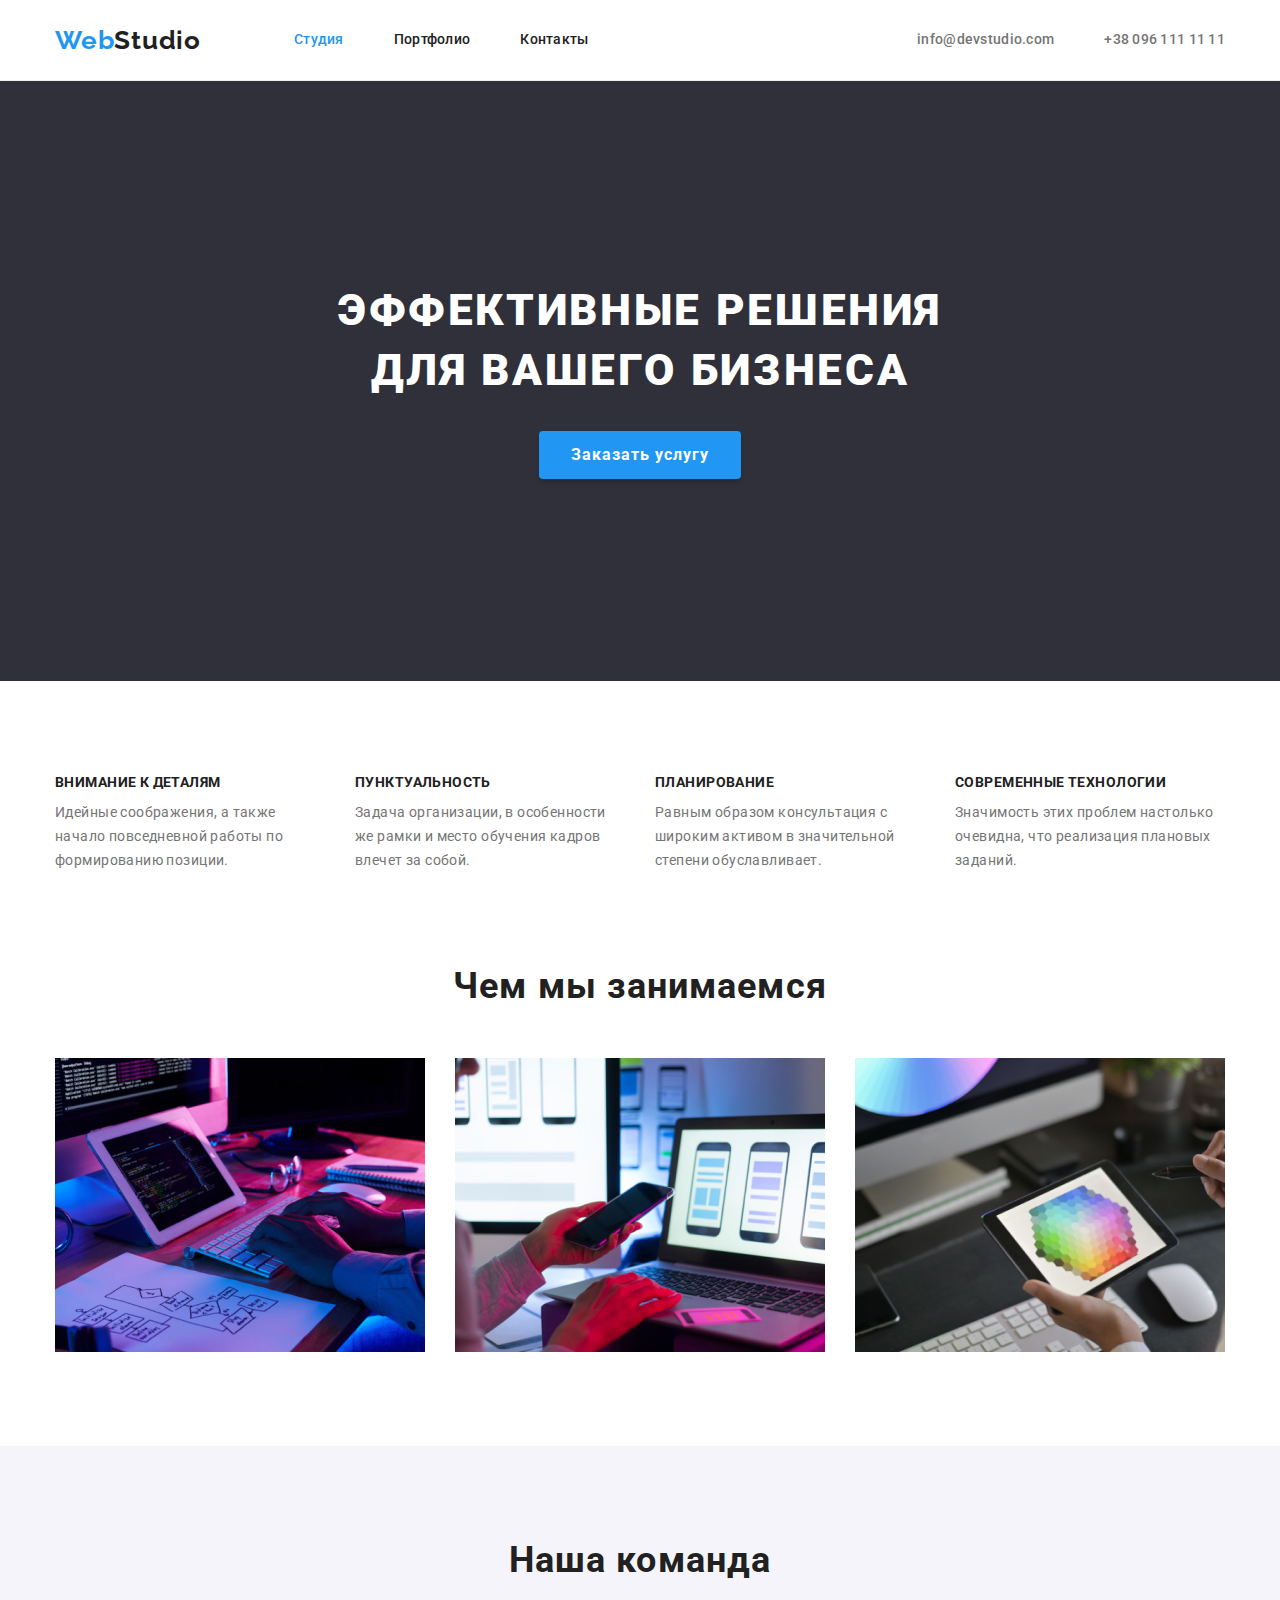
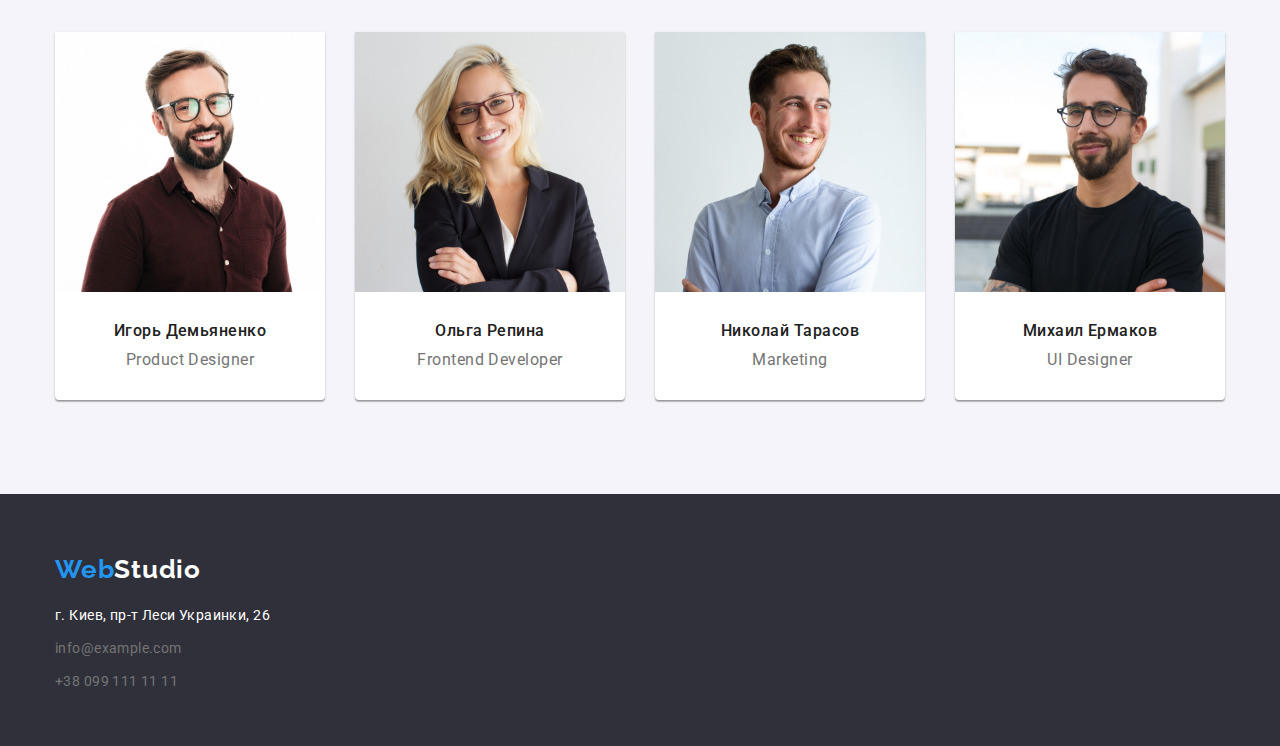
<file: index.html>
<!DOCTYPE html>
<html lang="ru">
<head>
	<meta charset="UTF-8">
	<link rel="stylesheet" href="https://cdnjs.cloudflare.com/ajax/libs/modern-normalize/1.0.0/modern-normalize.min.css">
	<link rel="stylesheet" href="./css/styles.css">
	<link href="https://fonts.googleapis.com/css2?family=Raleway:wght@700&family=Roboto:wght@400;500;700;900&display=swap"
		rel="stylesheet">
	<meta name="viewport" content="width=device-width, initial-scale=1.0">
	<title>Главная</title>
</head>
<body class="page">

		<!--Верхняя линия-->
	<header>
		<div class="container header-nav">
			<nav>
				<a class="logo" href="./index.html">Web<span class="logo-black">Studio</span></a>
				<ul class="list site-nav">
					<li class="item">
						<a class="link current" href="./index.html">Студия</a>
					</li>
					<li class="item">
						<a class="link" href="./portfolio.html">Портфолио</a>
					</li>
					<li class="item">
						<a class="link" href="">Контакты</a>
					</li>
				</ul>
			</nav>
			<ul class="list contacts-nav">
				<li class="item">
					<a class="link" href="mailto:info@devstudio.com">
						info@devstudio.com
					</a>
				</li>
				<li class="item">
					<a class="link" href="tel:+380961111111">
						+38 096 111 11 11
					</a>
				</li>
			</ul>
		</div>		
	</header>
		
	<main>
		<!--Шапка-->
		<section class="section order">
			<h1 class="order-title">
				Эффективные решения <br> для вашего бизнеса
			</h1>
			<a class="button" href="">Заказать услугу</a>
		</section>
		<!--Особенности-->
		<section class="features">
			<div class="container">
				<ul class="feature list">
					<li class="item">
						<h3 class="feature-title">
							Внимание к деталям
						</h3>
						<p class="feature-text">
							Идейные соображения, а также начало повседневной работы по формированию позиции.
						</p>
					</li>
					<li class="item">
						<h3 class="feature-title">
							Пунктуальность
						</h3>
						<p class="feature-text">
							Задача организации, в особенности же рамки и место обучения кадров влечет за собой.
						</p>
					</li>
					<li class="item">
						<h3 class="feature-title">
							Планирование
						</h3>
						<p class="feature-text">
							Равным образом консультация с широким активом в значительной степени обуславливает.
						</p>
					</li>
					<li class="item">
						<h3 class="feature-title">
							Современные технологии
						</h3>
						<p class="feature-text">
							Значимость этих проблем настолько очевидна, что реализация плановых заданий.
						</p>
					</li>
				</ul>
			</div>
			
		</section>
		<!--Чем мы занимаемся-->
		<section class="work">
			<div class="container">
				<h2 class="work-title">
					Чем мы занимаемся
				</h2>
				<ul class="work-items list">
					<li class="work-card">
						<img src="images/img1.jpg" alt="box1" width="370" height="294">
					</li>
					<li class="work-card">
						<img src="images/img2.jpg" alt="box2" width="370" height="294">
					</li>
					<li class="work-card">
						<img src="images/img3.jpg" alt="box3" width="370" height="294">
					</li>
				</ul>
			</div>
		</section>
		<!--Наша команда-->
		<section class="team">			
			<div class="container">
				<h2 class="team-title">
					Наша команда
				</h2>
				<ul class="team-items list">
					<li class="team-card">
						<img src="images/photo1.jpg" alt="Product Designer" width="270" height="260">
						<div class="team-item">
							<h3 class="team-name">
								Игорь Демьяненко
							</h3>
							<p class="team-text">
								Product Designer
							</p>
						</div>
						
					</li>
					<li class="team-card">
						<img src="images/photo2.jpg" alt="Frontend Developer" width="270" height="260">
						<div class="team-item">
							<h3 class="team-name">
								Ольга Репина
							</h3>
							<p class="team-text">
								Frontend Developer
							</p>
						</div>
					</li>
					<li class="team-card">
						<img src="images/photo3.jpg" alt="Marketing" width="270" height="260">
						<div class="team-item">
							<h3 class="team-name">
								Николай Тарасов
							</h3>
							<p class="team-text">
								Marketing
							</p>
						</div>
					</li>
					<li class="team-card">
						<img src="images/photo4.jpg" alt="UI Designer" width="270" height="260">
						<div class="team-item">
							<h3 class="team-name">
								Михаил Ермаков
							</h3>
							<p class="team-text">
								UI Designer
							</p>
						</div>
					</li>
				</ul>
			</div>
			
		</section>
	</main>
		<!--Подвал-->
	<footer class="footer">
		<div class="container">
			<a class="logo-foot" href="">Web<span class="logo-white">Studio</span></a>
			<address>
				г. Киев, пр-т Леси Украинки, 26
				<ul class="list contacts-foot">
					<li>
						<a class="link" href="mailto:info@example.com">
							info@example.com
						</a>
					</li>
					<li>
						<a class="link" href="tel:+380991111111">
							+38 099 111 11 11
						</a>
					</li>
				</ul>
			</address>
		</div>
		
	</footer>

</body>
</html>
</file>
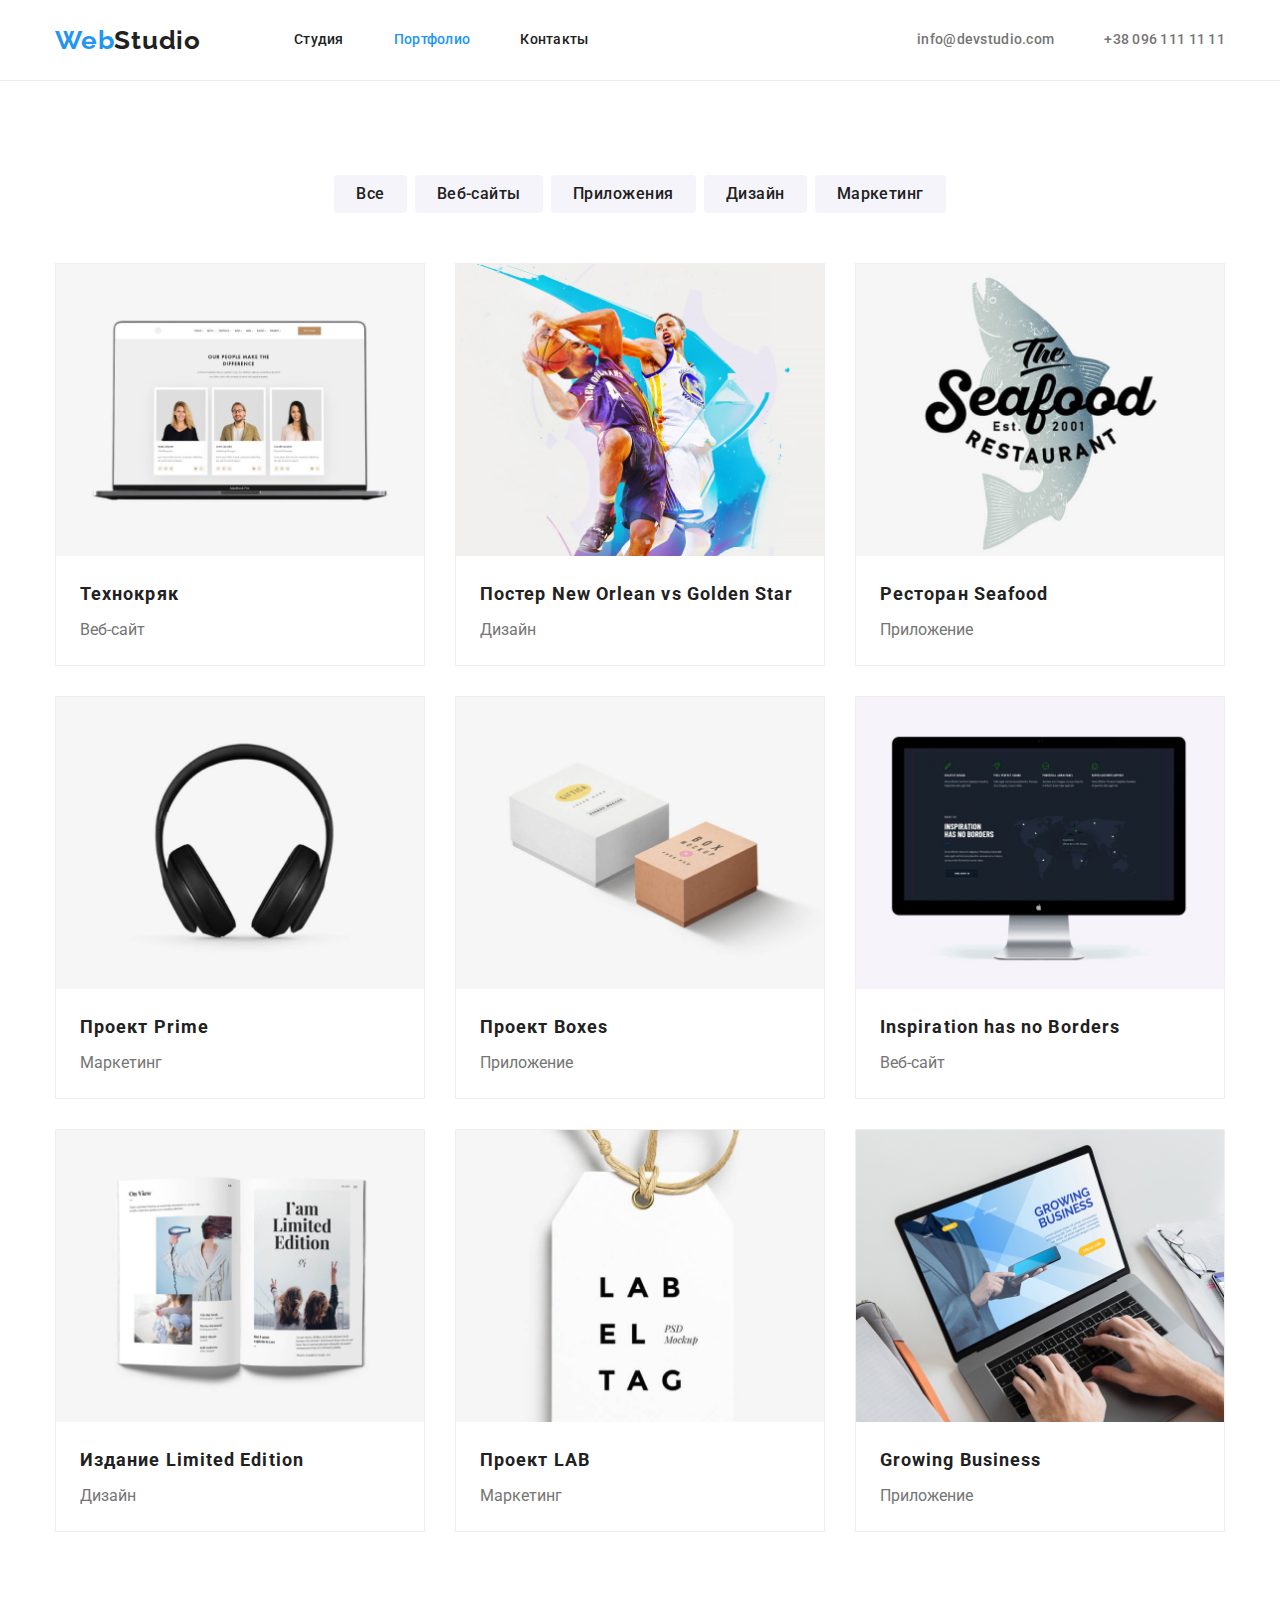
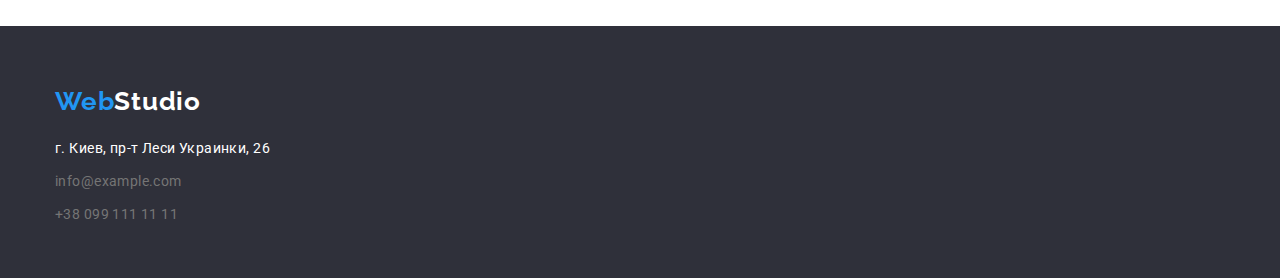
<file: portfolio.html>
<!DOCTYPE html>
<html lang="ru">
<head>
    <meta charset="UTF-8">
    <link rel="stylesheet" href="https://cdnjs.cloudflare.com/ajax/libs/modern-normalize/1.0.0/modern-normalize.min.css">
    <link rel="stylesheet" href="./css/styles.css">
    <link href="https://fonts.googleapis.com/css2?family=Raleway:wght@700&family=Roboto:wght@400;500;700;900&display=swap"
      rel="stylesheet">
    <meta name="viewport" content="width=device-width, initial-scale=1.0">
    <title>Портфолио</title>
</head>
<body class="page">
    <!--Верхняя линия-->
      <header>
        <div class="container header-nav">
          <nav>
            <a class="logo" href="./index.html">Web<span class="logo-black">Studio</span></a>
            <ul class="list site-nav">
              <li class="item">
                <a class="link" href="./index.html">Студия</a>
              </li>
              <li class="item">
                <a class="link current" href="./portfolio.html">Портфолио</a>
              </li>
              <li class="item">
                <a class="link" href="">Контакты</a>
              </li>
            </ul>
          </nav>
          <ul class="list contacts-nav">
            <li class="item">
              <a class="link" href="mailto:info@devstudio.com">
                info@devstudio.com
              </a>
            </li>
            <li class="item">
              <a class="link" href="tel:+380961111111">
                +38 096 111 11 11
              </a>
            </li>
          </ul>
        </div>
      </header>
      <!--Портфолио-->
    <main> 
      <section class="projects">
        <div class="container">
          <h1 class="visually-hidden">Наши работы</h1>
          <ul class="filter-menu list">
            <li class="filter-item">
              <button type="button">Все</button>
            </li>
            <li class="filter-item">
              <button type="button">Веб-сайты</button>
            </li>
            <li class="filter-item">
              <button type="button">Приложения</button>
            </li>
            <li class="filter-item">
              <button type="button">Дизайн</button>
            </li>
            <li class="filter-item">
              <button type="button">Маркетинг</button>
            </li>
          </ul>
          
          <ul class="projects-items list">
            <li class="project">
              <a href="">
                <img src="./images/project1.jpg" alt="Ноутбук с сайтом" width="370" height="294">
                <div class="project-inner">
                  <h2 class="project-title">
                    Технокряк
                  </h2>
                  <p class="project-text">
                    Веб-сайт
                  </p>
                </div>
              </a>
            </li>
            <li class="project">
              <a href="">
                <img src="./images/project2.jpg" alt="Постер с игрой в баскетбол" width="370" height="294">
                <div class="project-inner">
                  <h2 class="project-title">
                  Постер New Orlean vs Golden Star
                </h2>
                <p class="project-text">
                  Дизайн
                </p>
                </div>
              </a>
            </li>
            <li class="project">
              <a href="">
                <img src="./images/project3.jpg" alt="Логотип с рыбой" width="370" height="294">
                <div class="project-inner">
                  <h2 class="project-title">
                  Ресторан Seafood
                </h2>
                <p class="project-text">
                  Приложение
                </p>
                </div>
              </a>
            </li>
            <li class="project">
              <a href="">
                <img src="./images/project4.jpg" alt="Наушники" width="370" height="294">
                <div class="project-inner">
                  <h2 class="project-title">
                  Проект Prime
                </h2>
                <p class="project-text">
                  Маркетинг
                </p>
                </div>
              </a>
            </li>
            <li class="project">
              <a href="">
                <img src="./images/project5.jpg" alt="Коробки" width="370" height="294">
                <div class="project-inner">
                  <h2 class="project-title">
                  Проект Boxes
                </h2>
                <p class="project-text">
                  Приложение
                </p>
                </div>
              </a>
            </li>
            <li class="project">
              <a href="">
                <img src="./images/project6.jpg" alt="Компьютер с сайтом" width="370" height="294">
                <div class="project-inner">
                  <h2 class="project-title">
                  Inspiration has no Borders
                </h2>
                <p class="project-text">
                  Веб-сайт
                </p>
                </div>
              </a>
            </li>
            <li class="project">
              <a href="">
                <img src="./images/project7.jpg" alt="Открытый журнал" width="370" height="294">
                <div class="project-inner">
                  <h2 class="project-title">
                  Издание Limited Edition
                </h2>
                <p class="project-text">
                  Дизайн
                </p>
                </div>
              </a>
            </li>
            <li class="project">
              <a href="">
                <img src="./images/project8.jpg" alt="Бирка с ценой" width="370" height="294">
                <div class="project-inner">
                  <h2 class="project-title">
                  Проект LAB
                </h2>
                <p class="project-text">
                  Маркетинг
                </p>
                </div>
              </a>
            </li>
            <li class="project">
              <a href="">
                <img src="./images/project9.jpg" alt="Ноутбук" width="370" height="294">
                <div class="project-inner">
                  <h2 class="project-title">
                  Growing Business
                </h2>
                <p class="project-text">
                  Приложение
                </p>
                </div>
              </a>
            </li>
          </ul>
        </div>        
      </section>    
    </main>
    <!--Подвал-->
    <footer class="footer">
      <div class="container">
        <a class="logo-foot" href="">Web<span class="logo-white">Studio</span></a>
        <address>
          г. Киев, пр-т Леси Украинки, 26
          <ul class="list contacts-foot">
            <li>
              <a class="link" href="mailto:info@example.com">
                info@example.com
              </a>
            </li>
            <li>
              <a class="link" href="tel:+380991111111">
                +38 099 111 11 11
              </a>
            </li>
          </ul>
        </address>
      </div>
    
    </footer>
</body>
</html>
</file>
<file: css/styles.css>
/* 
цвет основного текста/main-color #757575 
цвет вторичного текста/title-color  #212121 
цвет акцента/accent-color  #2196F3 
цвет фона/bg-color  #FFFFFF 
вторичный цвет фона/bg-foot-color  #2F303A 
дополнительный цвет фона/team-color #F5F4FA
*/

html {
  box-sizing: border-box;
}

*,
*::before,
*::after {
  box-sizing: inherit;
}

.container {
  width: 1200px;
  margin-left: auto;
  margin-right: auto;
  padding-left: 15px;
  padding-right: 15px;
}

:root {
  --main-color: #757575;
  --title-color: #212121;
  --accent-color: #2196F3;
  --bg-color: #FFFFFF;
  --bg-foot-color: #2F303A; 
  --team-color: #F5F4FA;  
}   

.page {
  padding: 0;
	margin: 0;
  border: 0;
  background-color: var(--bg-color);
  font-family: "Roboto", sans-serif;
  color: var(--main-color);
}

.list {
  list-style: none;
  margin: 0;
  padding: 0;
}

img {
  display: block;
  max-width: 100%;
  height: auto;
}

/* Верхняя линия */
header {
  /* height: 80px; */
  border-bottom: 1px solid #ECECEC;
}

.logo, .logo-foot {
  font-family: "Raleway", sans-serif;
  font-weight: 700;
  font-size: 26px;
  line-height: 1.19;
  letter-spacing: 0.03em;
  color: var(--accent-color);
  text-decoration: none;
}

.logo-black {color: var(--title-color);}
.logo-white {color: var(--bg-color);}

.link {
  color: var(--title-color);
  text-decoration: none;
}

.site-nav, .contacts-nav {
  font-weight: 500;
  font-size: 14px;
  line-height: 1.14;
  letter-spacing: 0.02em;
  color: var(--title-color);
}

.list .link:hover, .list .link:focus {
  color: var(--accent-color);
}

.contacts-nav .link, .contacts-foot .link {
  color: var(--main-color);
}

.site-nav .link.current {
  color: var(--accent-color);
}

.site-nav .link {
  display: block;
  padding-top: 32px;
  padding-bottom: 32px;
}

nav, .site-nav, .contacts-nav {
  display: flex;
  align-items: center; 
}

.header-nav {
  display: flex;
  align-items: center;
}

.contacts-nav {
  margin-left: auto;
}

.site-nav {
  margin-left: 93px;
}

.site-nav .item:not(:last-child) {
  margin-right: 50px;
}

.contacts-nav .item:not(:last-child) {
  margin-right: 50px;
}


/* Шапка */
.order {
  padding-top: 200px;
  padding-bottom: 200px;
  height: 600px;
  background-color: var(--bg-foot-color);
  text-align: center;
}

.order-title {
  margin-top: 0;
  margin-bottom: 30px;
  font-weight: 900;
  font-size: 44px;
  line-height: 1.36;
  letter-spacing: 0.06em;
  text-transform: uppercase;
  color: var(--bg-color);
}

.button {
  display: inline-block;
  padding: 10px 32px;
  font-weight: 700;
  font-size: 16px;
  line-height: 1.8;
  align-items: center;
  letter-spacing: 0.06em;
  color: var(--bg-color);
  background-color: var(--accent-color);
  text-decoration: none;
  box-shadow: 0px 4px 4px rgba(0, 0, 0, 0.15);
  border-radius: 4px;
}

/* Особенности */
.features {
  padding-top: 94px;
}

.feature {
  display: flex;
  flex-wrap: wrap;
}

.feature > .item {
 width: calc((100% - 90px) / 4);
}

.feature > .item:not(:last-child) {
  margin-right: 30px;
}

.feature-title {
  margin-top: 0;
  margin-bottom: 10px;
  font-weight: 700;
  font-size: 14px;
  line-height: 1.14;
  letter-spacing: 0.03em;
  text-transform: uppercase;
  color: var(--title-color);
}

.feature-text {
  margin: 0;
  font-size: 14px; 
  line-height: 1.7;
  letter-spacing: 0.03em;
}

/* Чем мы занимаемся */
.work {
  padding-top: 94px;
  padding-bottom: 94px;
}

.work-items {
  display: flex;
}

.work-card {
  width: calc((100% - 60px) / 3);
}
.work-card:not(:last-child) {
  margin-right: 30px;
}

.work-title {
  margin-top: 0;
  margin-bottom: 50px; 
  font-weight: 700;
  font-size: 36px;
  line-height: 1.16;
  text-align: center;
  letter-spacing: 0.03em;
  color: var(--title-color);
}

/* Наша команда */
.team {
  padding-top: 94px;
  padding-bottom: 94px;
  background-color: var(--team-color);
}

.team-title {
  margin-top: 0px;
  margin-bottom: 50px;
  font-weight: 700;
  font-size: 36px;
  line-height: 1.16;
  text-align: center;
  letter-spacing: 0.03em;
  color: var(--title-color);
}

.team-name {
  margin-top: 0;
  margin-bottom: 10px;
  font-weight: 500;
  font-size: 16px;
  line-height: 1.18;
  letter-spacing: 0.03em;
  color: var(--title-color);
  text-align: center;
}

.team-text {
  margin: 0;
  font-size: 16px;
  line-height: 1.18;
  letter-spacing: 0.03em;
  text-align: center;
}

.team-items {
  display: flex;
  justify-content: center;
}

.team-card:not(:last-child) {
  margin-right: 30px;
}

.team-card {
  width: calc((100% - 90px) / 4);
  background: #FFFFFF;
  box-shadow: 0px 1px 3px rgba(0, 0, 0, 0.12), 0px 1px 1px rgba(0, 0, 0, 0.14), 0px 2px 1px rgba(0, 0, 0, 0.2);
  border-radius: 0px 0px 4px 4px;
}

.team-item {
  padding-top: 30px;
  padding-bottom: 30px;
}

/* Подвал */
.footer {
  padding-top: 60px;
  padding-bottom: 60px;
  height: 252px;
  background-color: var(--bg-foot-color);
}

.footer address {
  margin-top: 20px;
  font-style: normal;
  font-size: 14px;
  line-height: 1.7;
  letter-spacing: 0.03em;
  color: var(--bg-color);
}

.contacts-foot {
  padding-top: 9px;
}

.contacts-foot li:first-child {
  margin-bottom: 9px;
}

/* Портфолио */
.projects {
  padding-top: 94px;
  padding-bottom: 94px;
}

.filter-menu {
  display: flex;
  margin: auto;
  margin-bottom: 50px;
  justify-content: center;
}

.filter-item:not(:last-child) {
  margin-right: 8px;
}

.filter-item button {
  padding: 6px 22px;
  font-weight: 500;
  font-size: 16px;
  line-height: 1.6;
  text-align: center;
  letter-spacing: 0.03em;
  color: var(--title-color);
  background-color: #F5F4FA;
  border-radius: 4px;
  border-style: none;
}

.filter-item button:hover, .filter-item button:focus {
  color: var(--bg-color);
  background-color: var(--accent-color);
}

.projects-items {
  display: flex;
  flex-wrap: wrap;
}

.project-inner {
  padding: 20px 24px;
}

.project-title {
  margin-top: 0;
  margin-bottom: 4px;
  font-weight: 700;
  font-size: 18px;
  line-height: 2;
  letter-spacing: 0.06em;
  color: var(--title-color);
}

.project-text {
  margin: 0;
  font-size: 16px;
  line-height: 1.8;
  color: var(--main-color);
}

.visually-hidden {
  position: absolute;
  width: 1px;
  height: 1px;
  margin: -1px;
  border: 0;
  padding: 0;
  clip: rect(0 0 0 0);
  overflow: hidden;
}

.project a {
  text-decoration: none;
}

.project {
  width: calc((100% - 60px) / 3);
  background: #FFFFFF;
  border: 1px solid #EEEEEE;
  box-sizing: border-box;
}

.project:not(:nth-child(3n)) {
  margin-right: 30px;
}

.project:not(:nth-last-child(-n + 3)) {
  margin-bottom: 30px;
}
</file>
